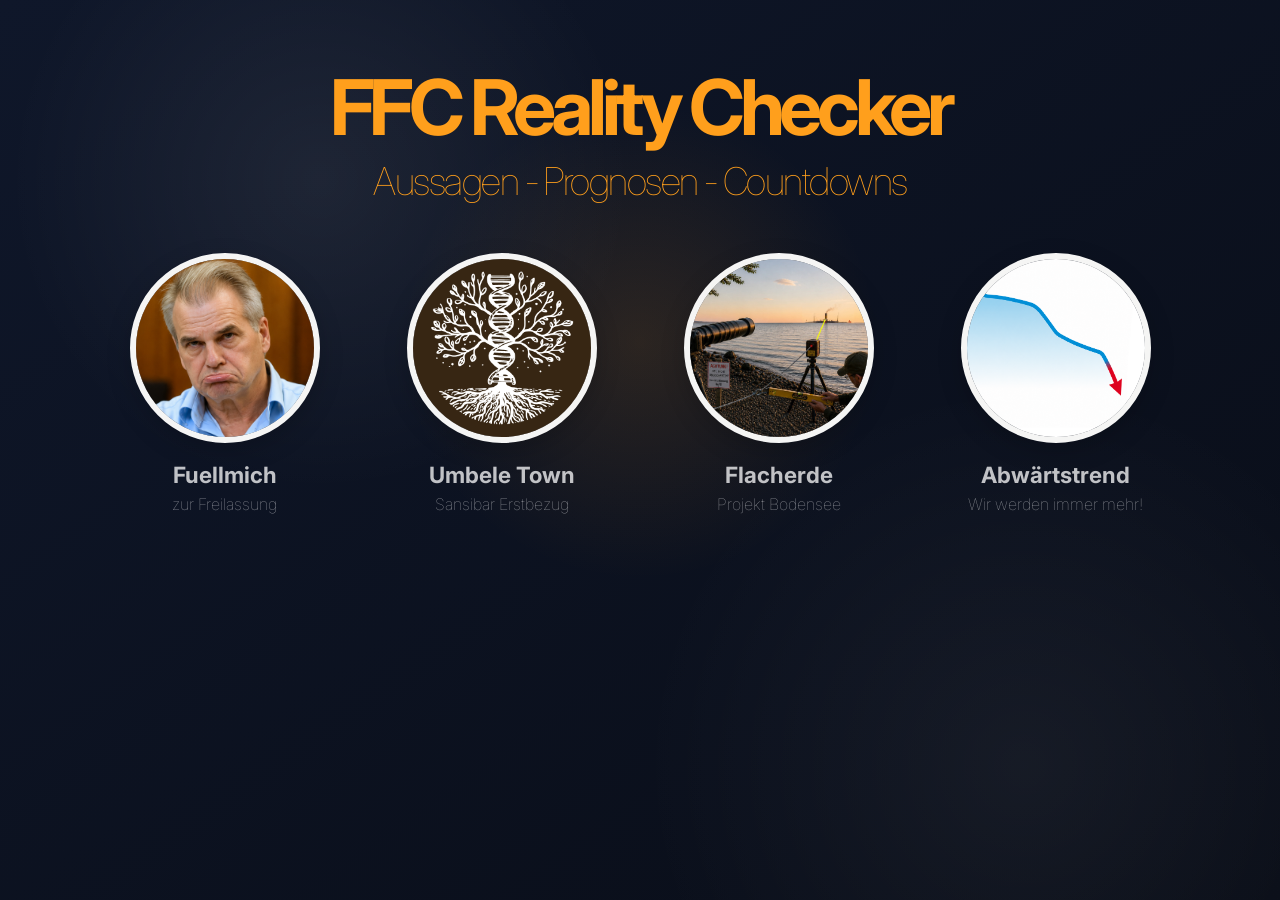
<file: index.html>
<!DOCTYPE html>
<html lang="de">
<!--
Hosted @: GitHub Pages
A FFC project page
-->
<head>
  <meta charset="utf-8">
  <meta name="viewport" content="width=device-width, initial-scale=1">
  <title>FFC Reality Checker</title>
  <link rel="preconnect" href="https://fonts.googleapis.com">
  <link rel="preconnect" href="https://fonts.gstatic.com" crossorigin>
  <link href="https://fonts.googleapis.com/css2?family=Inter:wght@100;300;700;800&display=swap" rel="stylesheet">
  <link rel="stylesheet" href="css/style.css">
</head>

<body>
  <main class="overview">
    <h1>FFC Reality Checker</h1>
    <p class="overview-subline">Aussagen - Prognosen - Countdowns</p>

    <div class="grid">
      <article class="card">
        <a href="reality-checks/fuellmich.html">
          <div class="card-circle">
            <img src="img/fuellmich--fuelli-schmollt.png" alt="">
          </div>
          <p class="card-title">Fuellmich</p>
          <p class="card-meta">zur Freilassung</p>
        </a>
      </article>

      <article class="card">
        <a href="reality-checks/umbele-town.html">
          <div class="card-circle">
            <img src="img/umbele-town--umbele-town-logo.png" alt="">
          </div>
          <p class="card-title">Umbele Town</p>
          <p class="card-meta">Sansibar Erstbezug</p>
        </a>
      </article>

      <article class="card">
        <a href="reality-checks/flacherde.html">
          <div class="card-circle">
            <img src="img/flacherde--laser.png" alt="">
          </div>
          <p class="card-title">Flacherde</p>
          <p class="card-meta">Projekt Bodensee</p>
        </a>
      </article>

      <article class="card">
        <a href="reality-checks/social-media-trend.html">
          <div class="card-circle">
            <img src="img/social-media-trend--kurve.png" alt="">
          </div>
          <p class="card-title">Abwärtstrend</p>
          <p class="card-meta">Wir werden immer mehr!</p>
        </a>
      </article>
    </div>
  </main>
</body>
</html>
</file>
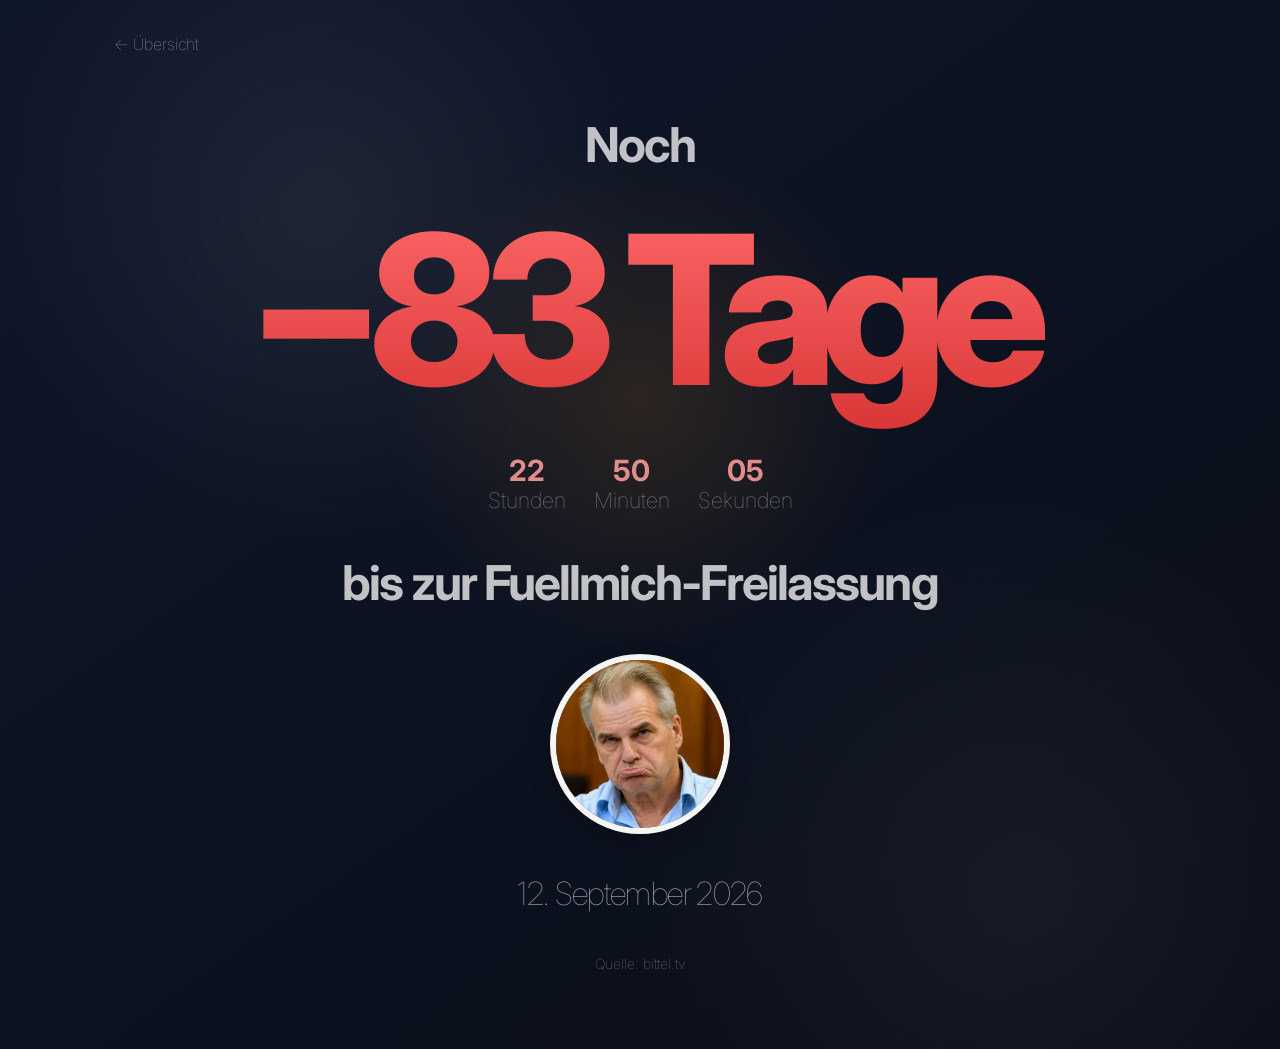
<file: countdown/fuellmich.html>
<!doctype html>
<html lang="de">
<!--
Hosted @: netlify
A FFC project page
-->
<head>
  <meta charset="utf-8">
  <meta name="viewport" content="width=device-width, initial-scale=1">
  <title>Countdown zur Fuellmich-Freilassung</title>
  <link rel="preconnect" href="https://fonts.googleapis.com">
  <link rel="preconnect" href="https://fonts.gstatic.com" crossorigin>
  <link href="https://fonts.googleapis.com/css2?family=Inter:wght@100;300;700;800&display=swap" rel="stylesheet">
  <link rel="stylesheet" href="../css/style.css">
  <script defer src="../js/countdown.js"></script>
</head>

<body class="countdown-page">
  <header class="site-header">
    <a class="back-link" href="../index.html">← Übersicht</a>
  </header>

  <main class="countdown-main">
    <p class="label">Noch</p>

    <h1 class="countdown-title"><span id="days">–</span> Tage</h1>

    <div class="subtime" aria-label="Zusätzlicher Countdown">
      <span><strong id="hours">–</strong>Stunden</span>
      <span><strong id="minutes">–</strong>Minuten</span>
      <span><strong id="seconds">–</strong>Sekunden</span>
    </div>

    <p class="label">bis zur Fuellmich-Freilassung</p>

    <img class="portrait" src="../img/fuellmich-schmollt.png" alt="Porträt">

    <p class="date">12. September 2026</p>
  <p class="source">Quelle: bittel.tv</p>
  </main>
</body>
</html>
</file>
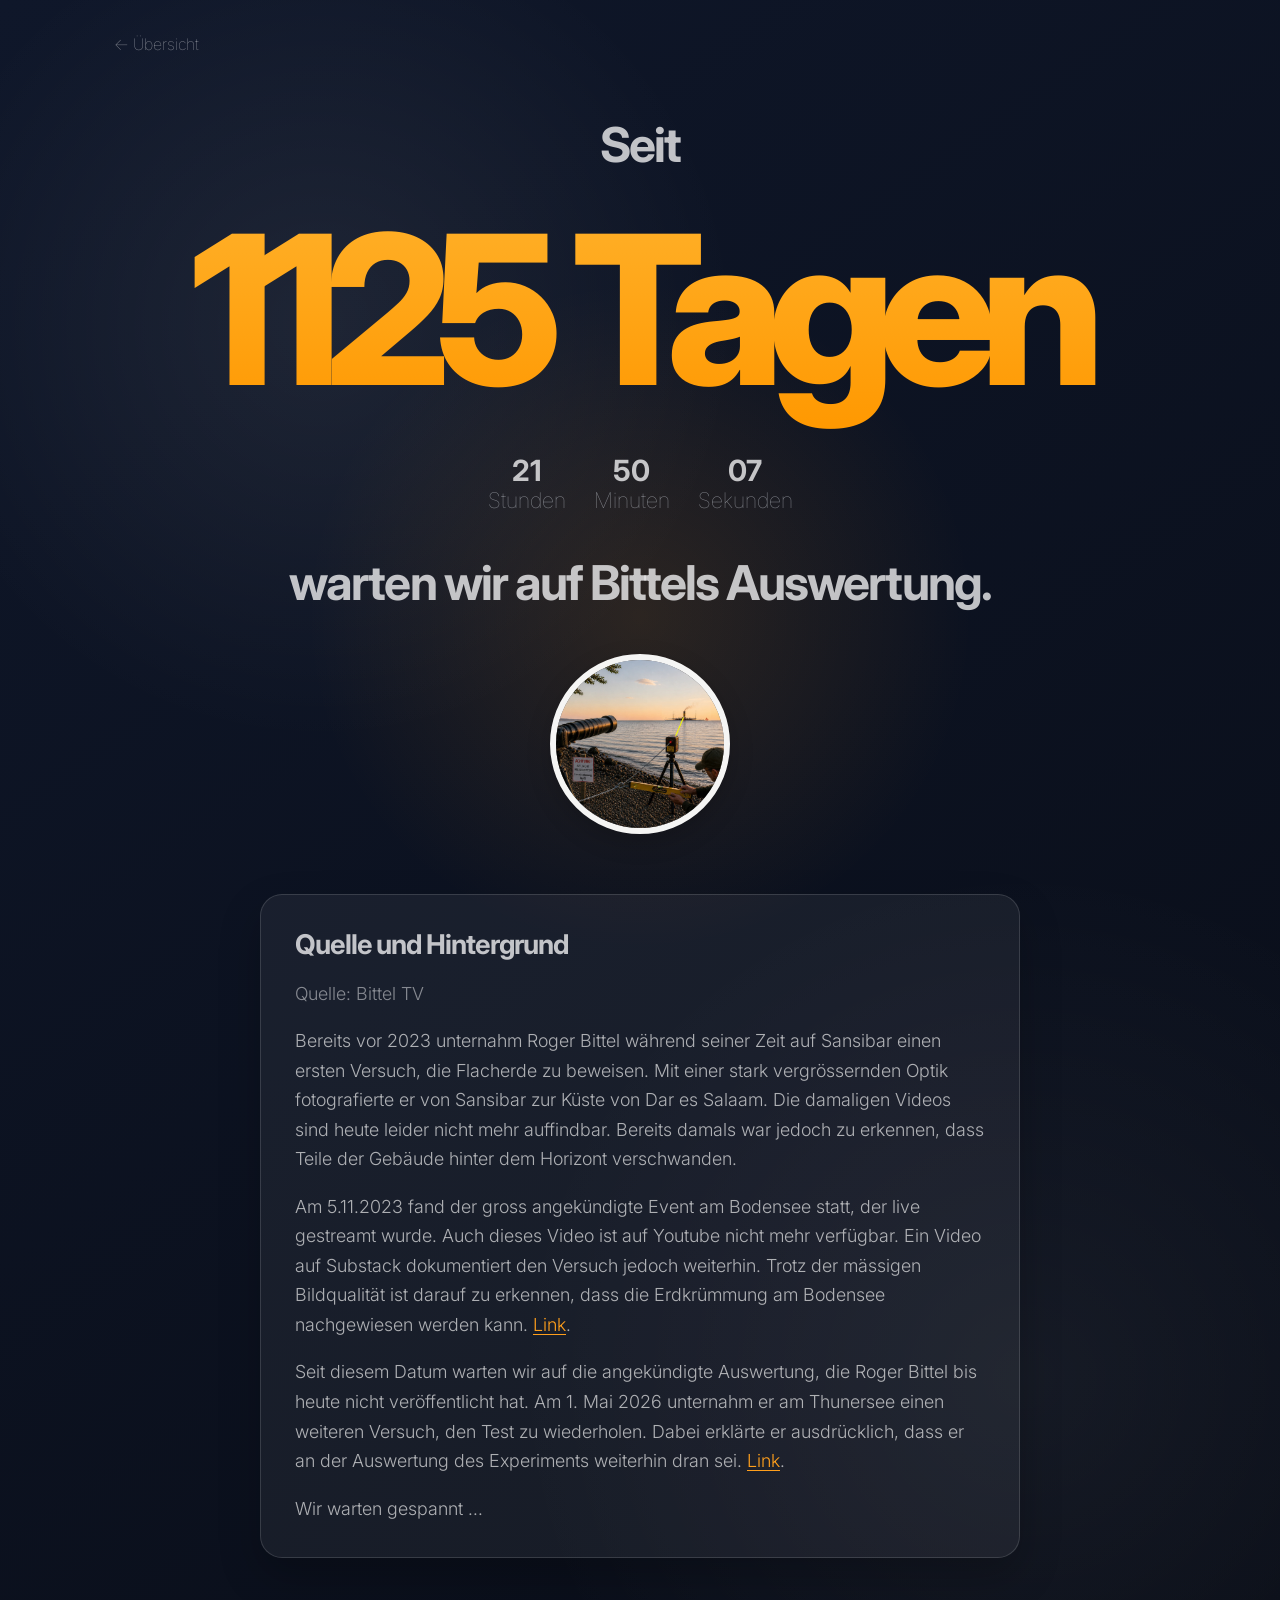
<file: reality-checks/flacherde.html>
<!DOCTYPE html>
<html lang="de">
<!--
Hosted @: GitHub Pages
A FFC project page
-->
<head>
  <meta charset="utf-8">
  <meta name="viewport" content="width=device-width, initial-scale=1">
  <title>Flacherde | FFC Reality Checker</title>
  <link rel="preconnect" href="https://fonts.googleapis.com">
  <link rel="preconnect" href="https://fonts.gstatic.com" crossorigin>
  <link href="https://fonts.googleapis.com/css2?family=Inter:wght@100;300;700;800&display=swap" rel="stylesheet">
  <link rel="stylesheet" href="../css/style.css">
  <script defer src="../js/countdown.js"></script>
</head>

<body class="countdown-page">
  <header class="site-header">
    <a class="back-link" href="../index.html">← Übersicht</a>
  </header>

  <main class="countdown-main" data-count-mode="since" data-target-date="2023-11-05T00:00:00+01:00">
    <p class="label">Seit</p>

    <h1 class="countdown-title"><span id="days">–</span> Tagen</h1>

    <div class="subtime">
      <span><strong id="hours">–</strong>Stunden</span>
      <span><strong id="minutes">–</strong>Minuten</span>
      <span><strong id="seconds">–</strong>Sekunden</span>
    </div>

    <p class="label">warten wir auf Bittels Auswertung.</p>

    <img class="portrait" src="../img/flacherde--laser.png" alt="Flacherde Projekt Bodensee">

    <section class="info-box" aria-labelledby="flacherde-hintergrund">
      <h2 id="flacherde-hintergrund">Quelle und Hintergrund</h2>

      <p class="source">Quelle: Bittel TV</p>

      <p>Bereits vor 2023 unternahm Roger Bittel während seiner Zeit auf Sansibar einen ersten Versuch, die Flacherde zu beweisen. Mit einer stark vergrössernden Optik fotografierte er von Sansibar zur Küste von Dar es Salaam. Die damaligen Videos sind heute leider nicht mehr auffindbar. Bereits damals war jedoch zu erkennen, dass Teile der Gebäude hinter dem Horizont verschwanden.</p>

      <p>Am 5.11.2023 fand der gross angekündigte Event am Bodensee statt, der live gestreamt wurde. Auch dieses Video ist auf Youtube nicht mehr verfügbar. Ein Video auf Substack dokumentiert den Versuch jedoch weiterhin. Trotz der mässigen Bildqualität ist darauf zu erkennen, dass die Erdkrümmung am Bodensee nachgewiesen werden kann. <a href="https://schwurbeleieiei.substack.com/p/flacherde-fail" target="_blank" rel="noopener">Link</a>.</p>

      <p>Seit diesem Datum warten wir auf die angekündigte Auswertung, die Roger Bittel bis heute nicht veröffentlicht hat. Am 1. Mai 2026 unternahm er am Thunersee einen weiteren Versuch, den Test zu wiederholen. Dabei erklärte er ausdrücklich, dass er an der Auswertung des Experiments weiterhin dran sei. <a href="https://www.youtube.com/live/4jQVCaQJSF0?si=W2OOu3iBfOSeP1W_&t=314" target="_blank" rel="noopener">Link</a>.</p>


      <p>Wir warten gespannt ...</p>
    </section>
  </main>
</body>
</html>
</file>
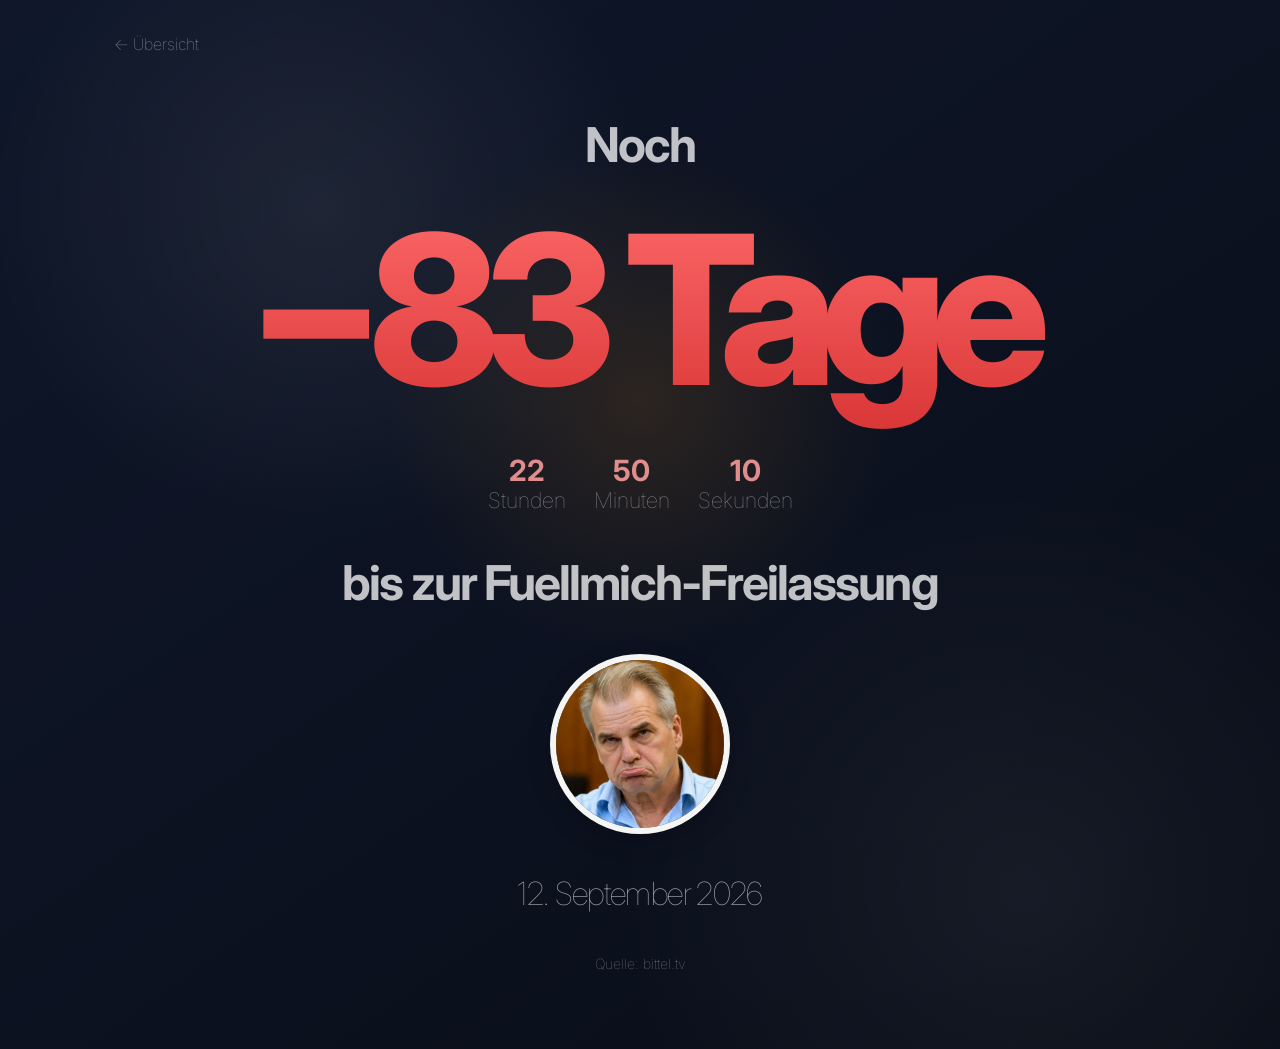
<file: reality-checks/fuellmich.html>
<!DOCTYPE html>
<html lang="de">
<!--
Hosted @: netlify
A FFC project page
-->
<head>
  <meta charset="utf-8">
  <meta name="viewport" content="width=device-width, initial-scale=1">
  <title>Countdown zur Fuellmich-Freilassung</title>
  <link rel="preconnect" href="https://fonts.googleapis.com">
  <link rel="preconnect" href="https://fonts.gstatic.com" crossorigin>
  <link href="https://fonts.googleapis.com/css2?family=Inter:wght@100;300;700;800&display=swap" rel="stylesheet">
  <link rel="stylesheet" href="../css/style.css">
  <script defer src="../js/countdown.js"></script>
</head>

<body class="countdown-page">
  <header class="site-header">
    <a class="back-link" href="../index.html">← Übersicht</a>
  </header>

  <main class="countdown-main" data-target-date="2026-09-12T00:00:00+02:00">
    <p class="label">Noch</p>

    <h1 class="countdown-title"><span id="days">–</span> Tage</h1>

    <div class="subtime">
      <span><strong id="hours">–</strong>Stunden</span>
      <span><strong id="minutes">–</strong>Minuten</span>
      <span><strong id="seconds">–</strong>Sekunden</span>
    </div>

    <p class="label">bis zur Fuellmich-Freilassung</p>

    <img class="portrait" src="../img/fuellmich--fuelli-schmollt.png" alt="Porträt">

    <p class="date">12. September 2026</p>
  <p class="source">Quelle: bittel.tv</p>
  </main>
</body>
</html>
</file>
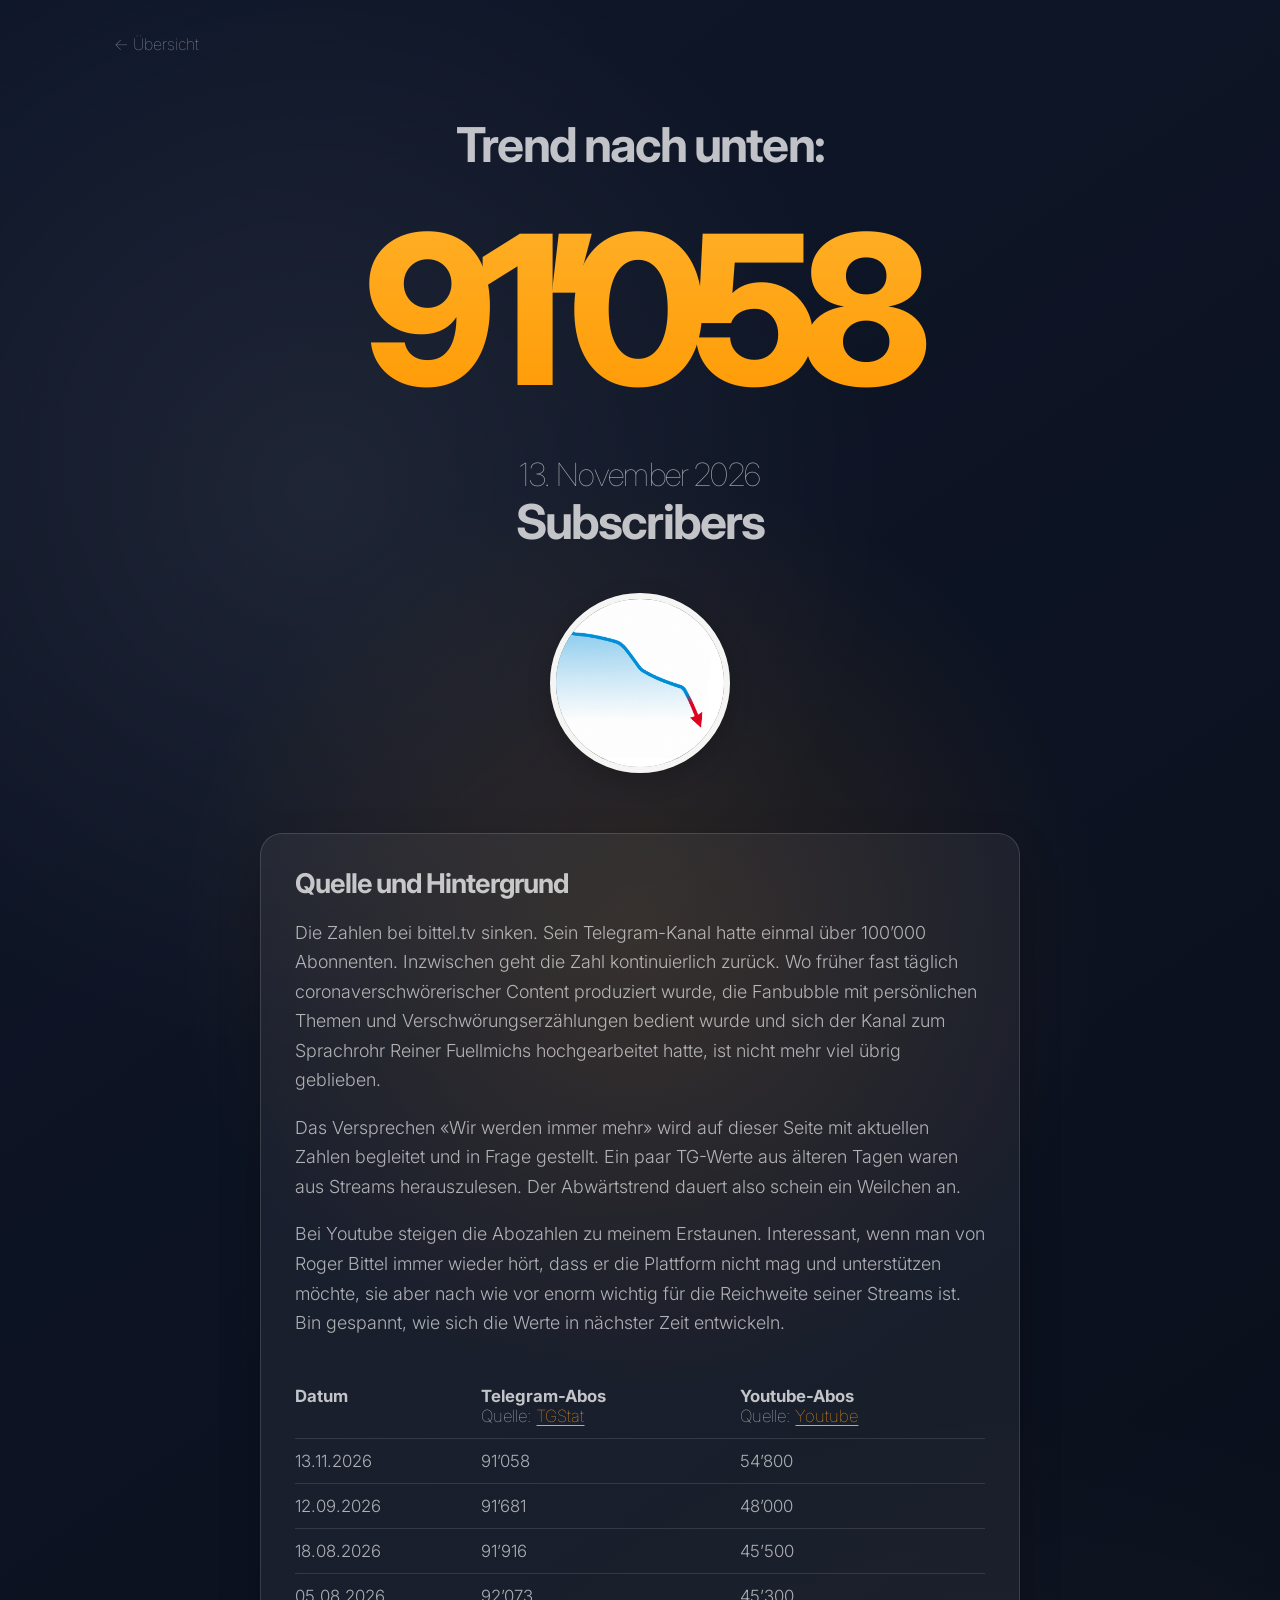
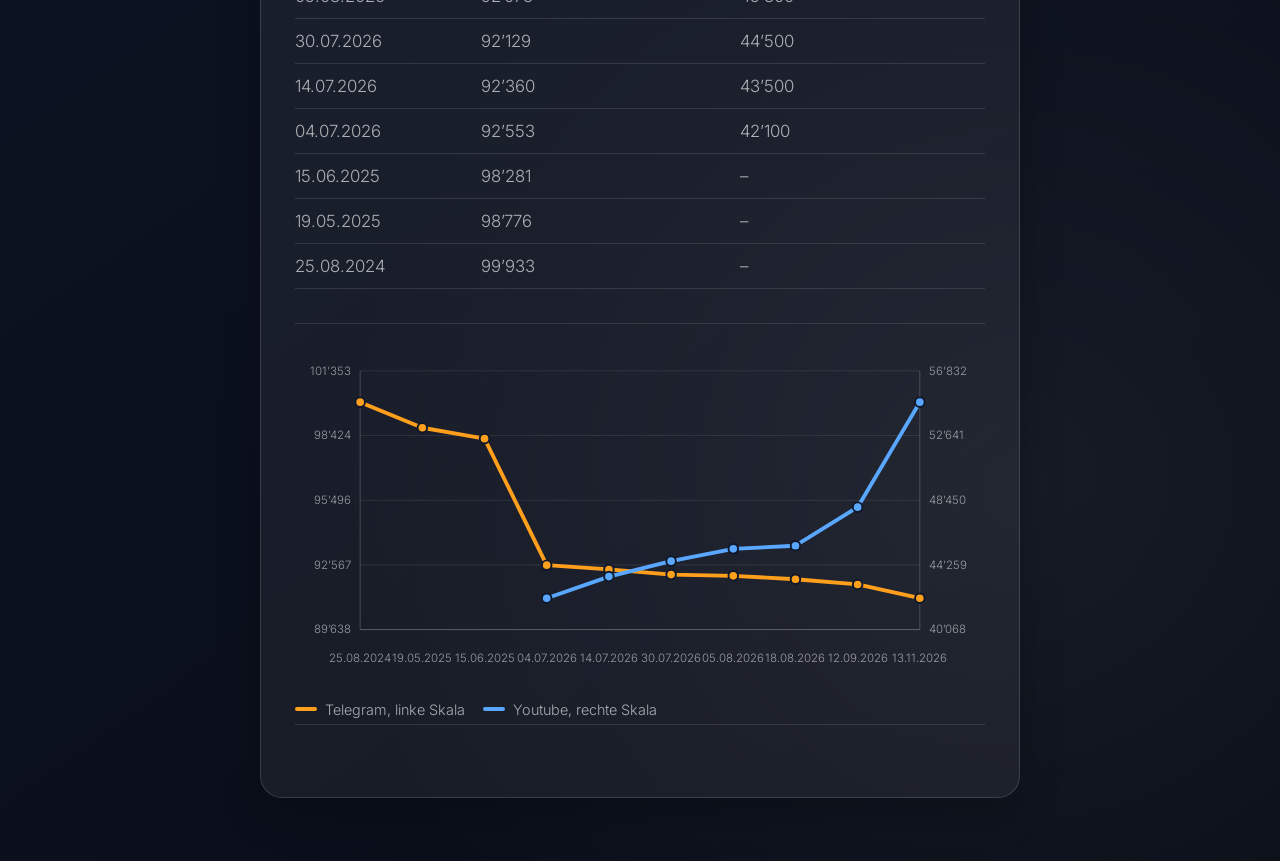
<file: reality-checks/social-media-trend-chart.html>
<!DOCTYPE html>

<html lang="de">

<!--
Hosted @: GitHub Pages
A FFC project page
-->

<head>

  <meta charset="utf-8">

  <meta name="viewport" content="width=device-width, initial-scale=1">

  <title>Abwärtstrend – Diagrammtest | FFC Reality Checker</title>

  <link rel="preconnect" href="https://fonts.googleapis.com">

  <link rel="preconnect" href="https://fonts.gstatic.com" crossorigin>

  <link href="https://fonts.googleapis.com/css2?family=Inter:wght@100;300;700;800&display=swap" rel="stylesheet">

  <link rel="stylesheet" href="../css/style.css">

  <link rel="stylesheet" href="../css/trend-chart.css">

  <script defer src="../js/trend-chart.js"></script>

</head>

<body class="countdown-page">

  <header class="site-header">

    <a class="back-link" href="../index.html">← Übersicht</a>

  </header>

  <main class="countdown-main">

    <p class="label">Trend nach unten:</p>

    <!-- Aktuellster Telegram-Wert aus der CSV -->
    <h1 class="countdown-title" data-latest-telegram>92’360</h1>

    <!-- Datum des aktuellsten CSV-Datensatzes -->
    <p class="date" data-latest-date>14. Juli 2026</p>

    <p class="label">Subscribers</p>

    <img class="portrait" src="../img/social-media-trend--kurve.png" alt="Telegram-Statistik">

    <section class="info-box" aria-labelledby="social-media-hintergrund">

      <h2 id="social-media-hintergrund">Quelle und Hintergrund</h2>

      <p>Die Zahlen bei bittel.tv sinken. Sein Telegram-Kanal hatte einmal über 100’000 Abonnenten. Inzwischen geht die Zahl kontinuierlich zurück. Wo früher fast täglich coronaverschwörerischer Content produziert wurde, die Fanbubble mit persönlichen Themen und Verschwörungserzählungen bedient wurde und sich der Kanal zum Sprachrohr Reiner Fuellmichs hochgearbeitet hatte, ist nicht mehr viel übrig geblieben.</p>

      <p>Das Versprechen «Wir werden immer mehr» wird auf dieser Seite mit aktuellen Zahlen begleitet und in Frage gestellt. Ein paar TG-Werte aus älteren Tagen waren aus Streams herauszulesen. Der Abwärtstrend dauert also schein ein Weilchen an.</p>

      <p>Bei Youtube steigen die Abozahlen zu meinem Erstaunen. Interessant, wenn man von Roger Bittel immer wieder hört, dass er die Plattform nicht mag und unterstützen möchte, sie aber nach wie vor enorm wichtig für die Reichweite seiner Streams ist. Bin gespannt, wie sich die Werte in nächster Zeit entwickeln.</p>


      <!-- Start: Tabellenkopf bleibt statisch, Tabellenzeilen kommen aus der CSV -->
      <table class="data-table">
        <caption></caption>
        <thead>
          <tr>
            <th>Datum</th>
            <th>Telegram-Abos<br><span class="text-thin">Quelle: <a href="https://tgstat.com/channel/@bitteltv">TGStat</a></span></th>
            <th>Youtube-Abos<br><span class="text-thin">Quelle: <a href="https://www.youtube.com/@bittel_tv">Youtube</a></span></th>
          </tr>
        </thead>

        <tbody data-trend-table-body>
          <!-- Fallback, falls die CSV nicht geladen werden kann -->
          <tr>
            <td>14.07.2026</td>
            <td>92’360</td>
            <td>43’500</td>
          </tr>
        </tbody>

      </table>
      <!-- Ende: Dynamische Tabellenzeilen -->


      <!-- Start: Diagramm wird dynamisch aus der CSV erzeugt -->
      <section class="trend-chart" aria-labelledby="trend-chart-title">

        <div
          class="trend-chart__canvas"
          data-trend-chart
          data-source="../data/social-media-trend-data.csv"
        >
          <noscript>Für das Diagramm muss JavaScript aktiviert sein.</noscript>
        </div>

      </section>
      <!-- Ende: Dynamisches Diagramm -->

    </section>

  </main>

</body>

</html>
</file>
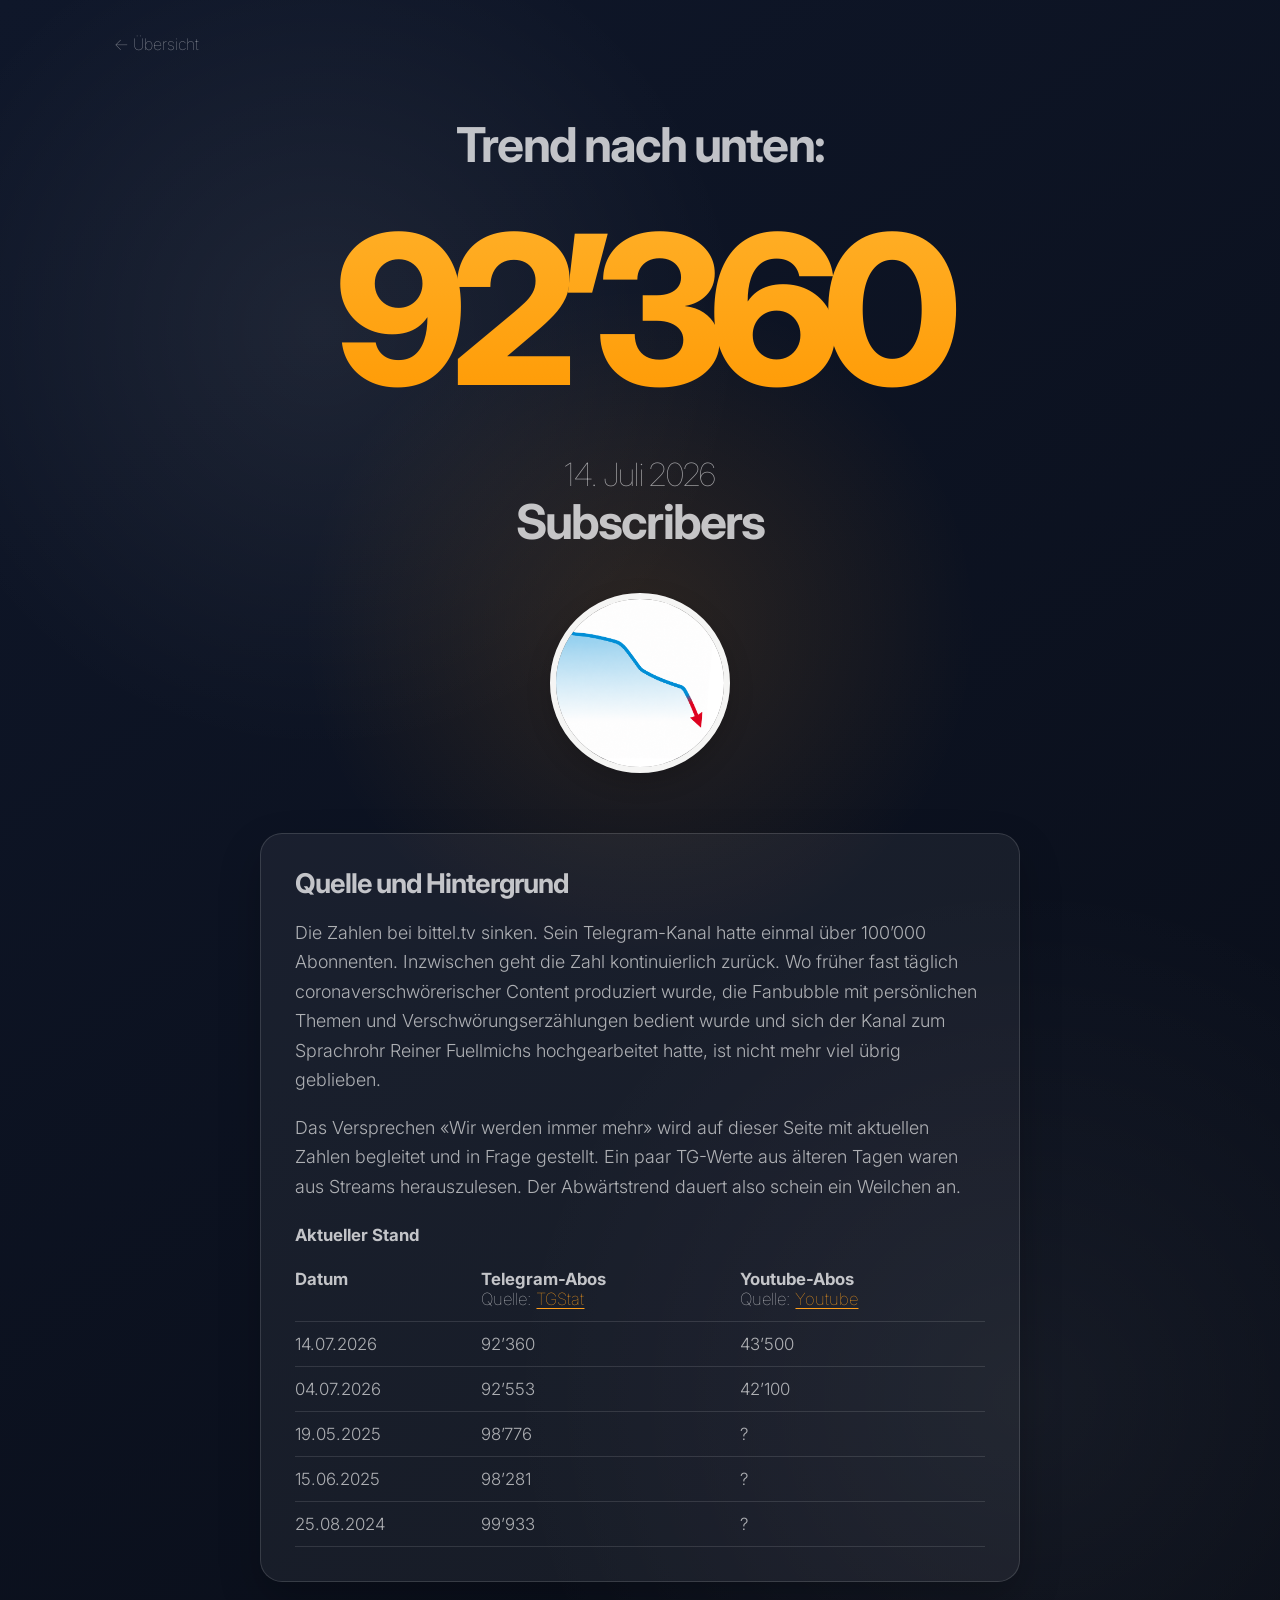
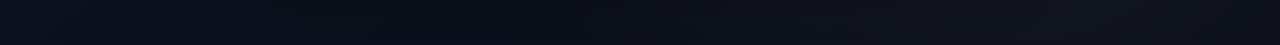
<file: reality-checks/social-media-trend-old.html>
<!DOCTYPE html>
<html lang="de">
<!--
Hosted @: GitHub Pages
A FFC project page
-->
<head>
  <meta charset="utf-8">
  <meta name="viewport" content="width=device-width, initial-scale=1">
  <title>Abwärtstrend | FFC Reality Checker</title>
  <link rel="preconnect" href="https://fonts.googleapis.com">
  <link rel="preconnect" href="https://fonts.gstatic.com" crossorigin>
  <link href="https://fonts.googleapis.com/css2?family=Inter:wght@100;300;700;800&display=swap" rel="stylesheet">
  <link rel="stylesheet" href="../css/style.css">
</head>

<body class="countdown-page">
  <header class="site-header">
    <a class="back-link" href="../index.html">← Übersicht</a>
  </header>

  <main class="countdown-main">
    <p class="label">Trend nach unten:</p>

    <h1 class="countdown-title">92’360</h1>

    <p class="date">14. Juli 2026</p>

    <p class="label">Subscribers</p>

    <img class="portrait" src="../img/social-media-trend--kurve.png" alt="Telegram-Statistik">

    <section class="info-box" aria-labelledby="social-media-hintergrund">
      <h2 id="social-media-hintergrund">Quelle und Hintergrund</h2>

      <p>Die Zahlen bei bittel.tv sinken. Sein Telegram-Kanal hatte einmal über 100’000 Abonnenten. Inzwischen geht die Zahl kontinuierlich zurück. Wo früher fast täglich coronaverschwörerischer Content produziert wurde, die Fanbubble mit persönlichen Themen und Verschwörungserzählungen bedient wurde und sich der Kanal zum Sprachrohr Reiner Fuellmichs hochgearbeitet hatte, ist nicht mehr viel übrig geblieben.</p>

      <p>Das Versprechen «Wir werden immer mehr» wird auf dieser Seite mit aktuellen Zahlen begleitet und in Frage gestellt. Ein paar TG-Werte aus älteren Tagen waren aus Streams herauszulesen. Der Abwärtstrend dauert also schein ein Weilchen an.</p>

      <table class="data-table">
        <caption>Aktueller Stand</caption>
        <thead>
          <tr>
            <th>Datum</th>
            <th>Telegram-Abos<br><span class="text-thin">Quelle: <a href="https://tgstat.com/channel/@bitteltv">TGStat</a></span></th>
            <th>Youtube-Abos<br><span class="text-thin">Quelle: <a href="https://www.youtube.com/@bittel_tv">Youtube</a></span></th>
          </tr>
        </thead>
        <tbody>
          <tr>
            <td>14.07.2026</td>
            <td>92’360</td>
            <td>43’500</td>
          </tr>
          <tr>
            <td>04.07.2026</td>
            <td>92’553</td>
            <td>42’100</td>
          </tr>
          <tr>
            <td>19.05.2025</td>
            <td>98’776</td>
            <td>?</td>
          </tr>
          <tr>
            <td>15.06.2025</td>
            <td>98’281</td>
            <td>?</td>
          </tr>
          <tr>
            <td>25.08.2024</td>
            <td>99’933</td>
            <td>?</td>
          </tr>
        </tbody>
      </table>
    </section>
  </main>
</body>
</html>
</file>
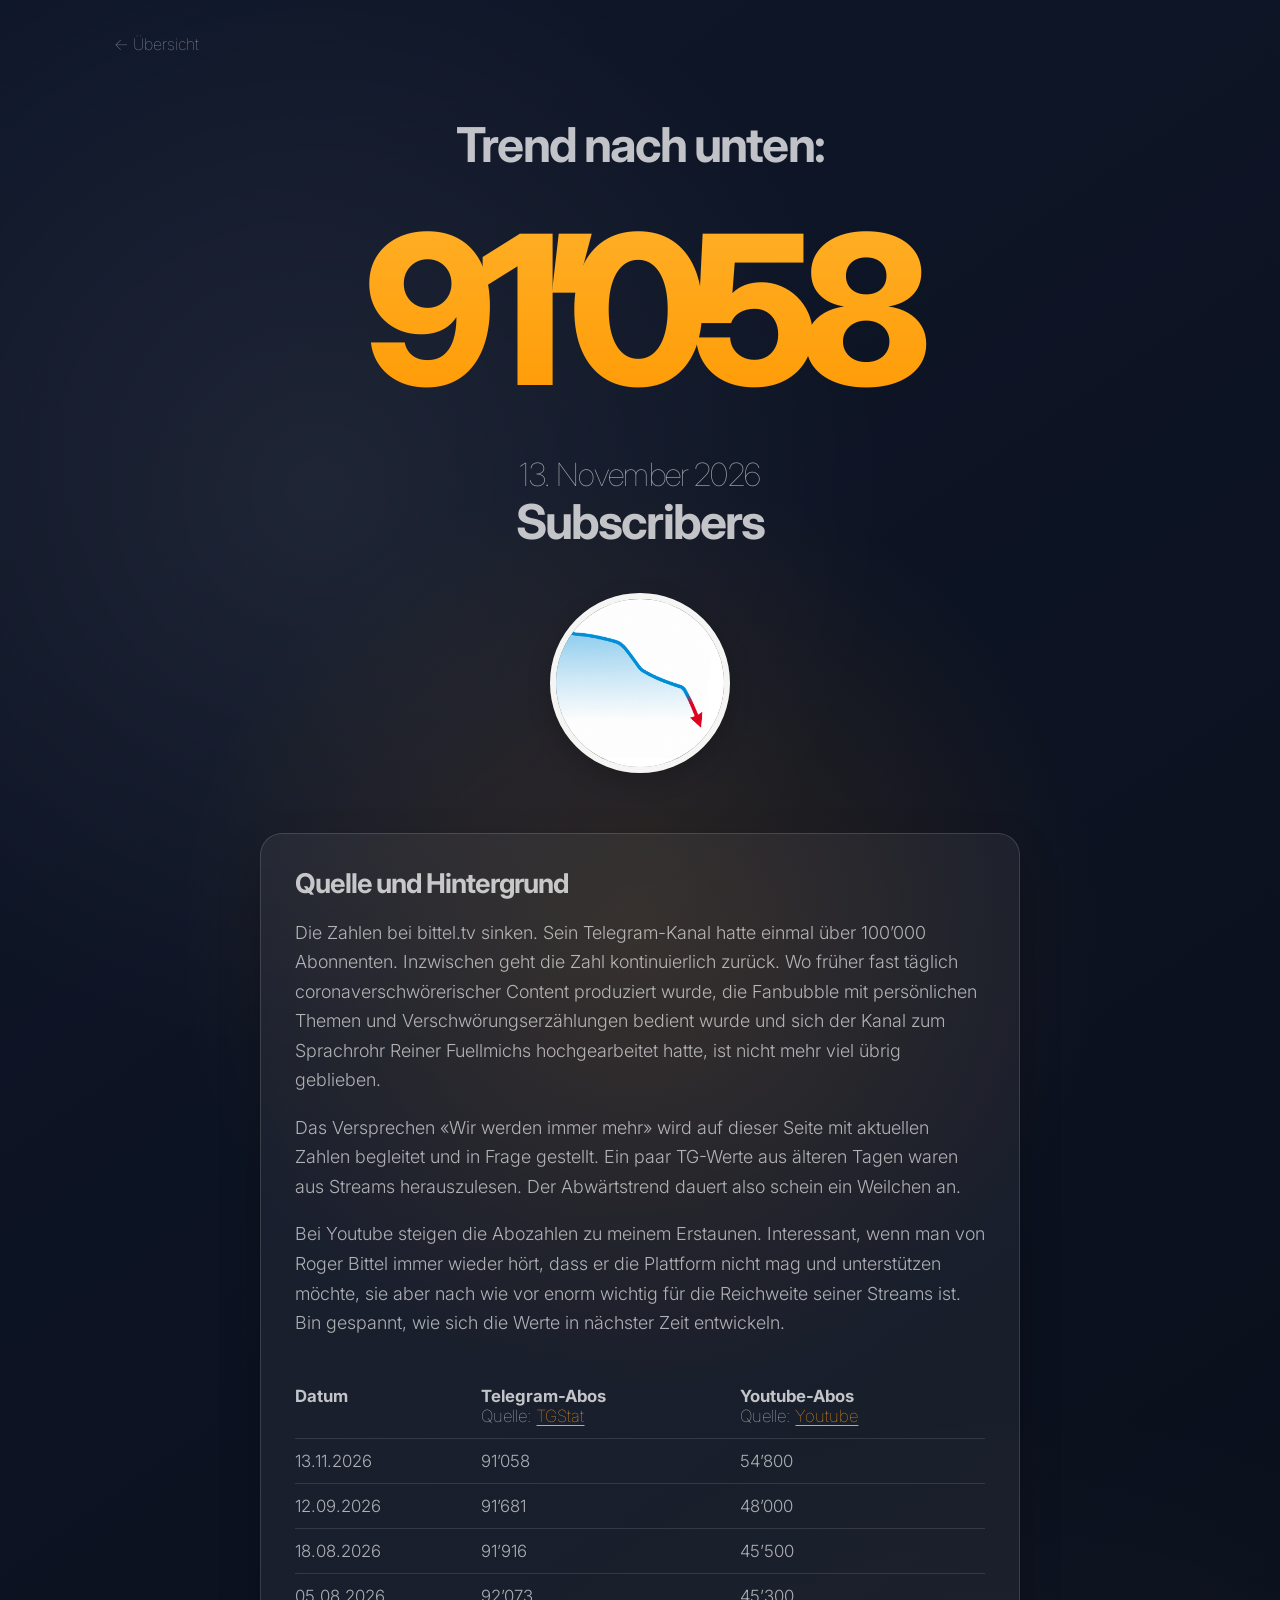
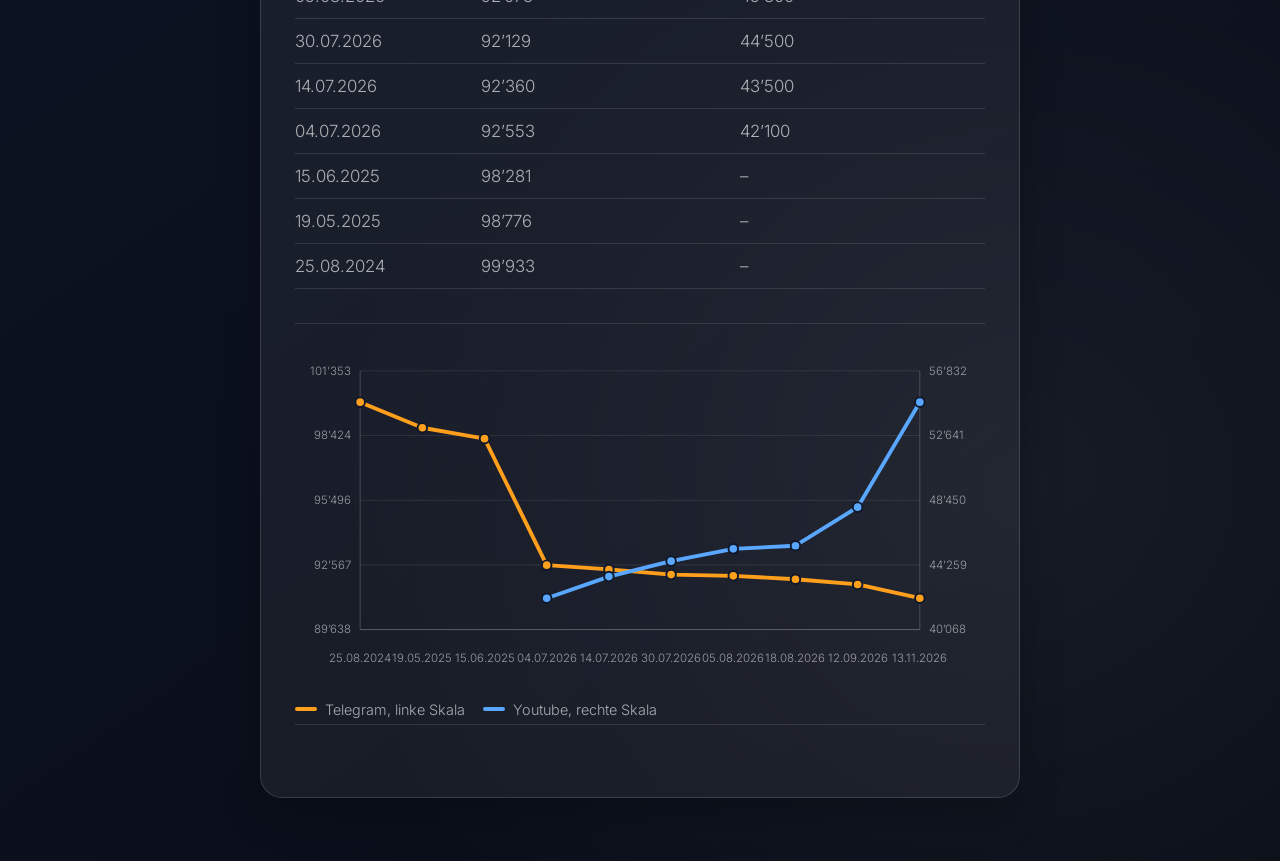
<file: reality-checks/social-media-trend.html>
<!DOCTYPE html>
<html lang="de">

<!--
Hosted @: GitHub Pages
A FFC project page
-->

<head>
  <meta charset="utf-8">
  <meta name="viewport" content="width=device-width, initial-scale=1">
  <title>Abwärtstrend – Diagrammtest | FFC Reality Checker</title>
  <link rel="preconnect" href="https://fonts.googleapis.com">
  <link rel="preconnect" href="https://fonts.gstatic.com" crossorigin>
  <link href="https://fonts.googleapis.com/css2?family=Inter:wght@100;300;700;800&display=swap" rel="stylesheet">
  <link rel="stylesheet" href="../css/style.css">
  <link rel="stylesheet" href="../css/trend-chart.css">
  <script defer src="../js/trend-chart.js"></script>
</head>

<body class="countdown-page">
  <header class="site-header">
    <a class="back-link" href="../index.html">← Übersicht</a>
  </header>
  <main class="countdown-main">
    <p class="label">Trend nach unten:</p>

    <!-- Aktuellster Telegram-Wert aus der CSV -->
    <h1 class="countdown-title" data-latest-telegram>91’058</h1>

    <!-- Datum des aktuellsten CSV-Datensatzes -->
    <p class="date" data-latest-date>13. November 2026</p>
    <p class="label">Subscribers</p>
    <img class="portrait" src="../img/social-media-trend--kurve.png" alt="Telegram-Statistik">
    <section class="info-box" aria-labelledby="social-media-hintergrund">
      <h2 id="social-media-hintergrund">Quelle und Hintergrund</h2>
      <p>Die Zahlen bei bittel.tv sinken. Sein Telegram-Kanal hatte einmal über 100’000 Abonnenten. Inzwischen geht die Zahl kontinuierlich zurück. Wo früher fast täglich coronaverschwörerischer Content produziert wurde, die Fanbubble mit persönlichen Themen und Verschwörungserzählungen bedient wurde und sich der Kanal zum Sprachrohr Reiner Fuellmichs hochgearbeitet hatte, ist nicht mehr viel übrig geblieben.</p>
      <p>Das Versprechen «Wir werden immer mehr» wird auf dieser Seite mit aktuellen Zahlen begleitet und in Frage gestellt. Ein paar TG-Werte aus älteren Tagen waren aus Streams herauszulesen. Der Abwärtstrend dauert also schein ein Weilchen an.</p>
      <p>Bei Youtube steigen die Abozahlen zu meinem Erstaunen. Interessant, wenn man von Roger Bittel immer wieder hört, dass er die Plattform nicht mag und unterstützen möchte, sie aber nach wie vor enorm wichtig für die Reichweite seiner Streams ist. Bin gespannt, wie sich die Werte in nächster Zeit entwickeln.</p>

      <!-- Start: Tabellenkopf bleibt statisch, Tabellenzeilen kommen aus der CSV -->
      <table class="data-table">
        <caption></caption>
        <thead>
          <tr>
            <th>Datum</th>
            <th>Telegram-Abos<br><span class="text-thin">Quelle: <a href="https://tgstat.com/channel/@bitteltv">TGStat</a></span></th>
            <th>Youtube-Abos<br><span class="text-thin">Quelle: <a href="https://www.youtube.com/@bittel_tv">Youtube</a></span></th>
          </tr>
        </thead>

        <tbody data-trend-table-body>
          <!-- Fallback, falls die CSV nicht geladen werden kann -->
          <tr>
            <td>14.07.2026</td>
            <td>92’360</td>
            <td>43’500</td>
          </tr>
        </tbody>

      </table>
      <!-- Ende: Dynamische Tabellenzeilen -->


      <!-- Start: Diagramm wird dynamisch aus der CSV erzeugt -->
      <section class="trend-chart" aria-labelledby="trend-chart-title">

        <div
          class="trend-chart__canvas"
          data-trend-chart
          data-source="../data/social-media-trend-data.csv"
        >
          <noscript>Für das Diagramm muss JavaScript aktiviert sein.</noscript>
        </div>

      </section>
      <!-- Ende: Dynamisches Diagramm -->

    </section>
  </main>
</body>
</html>
</file>
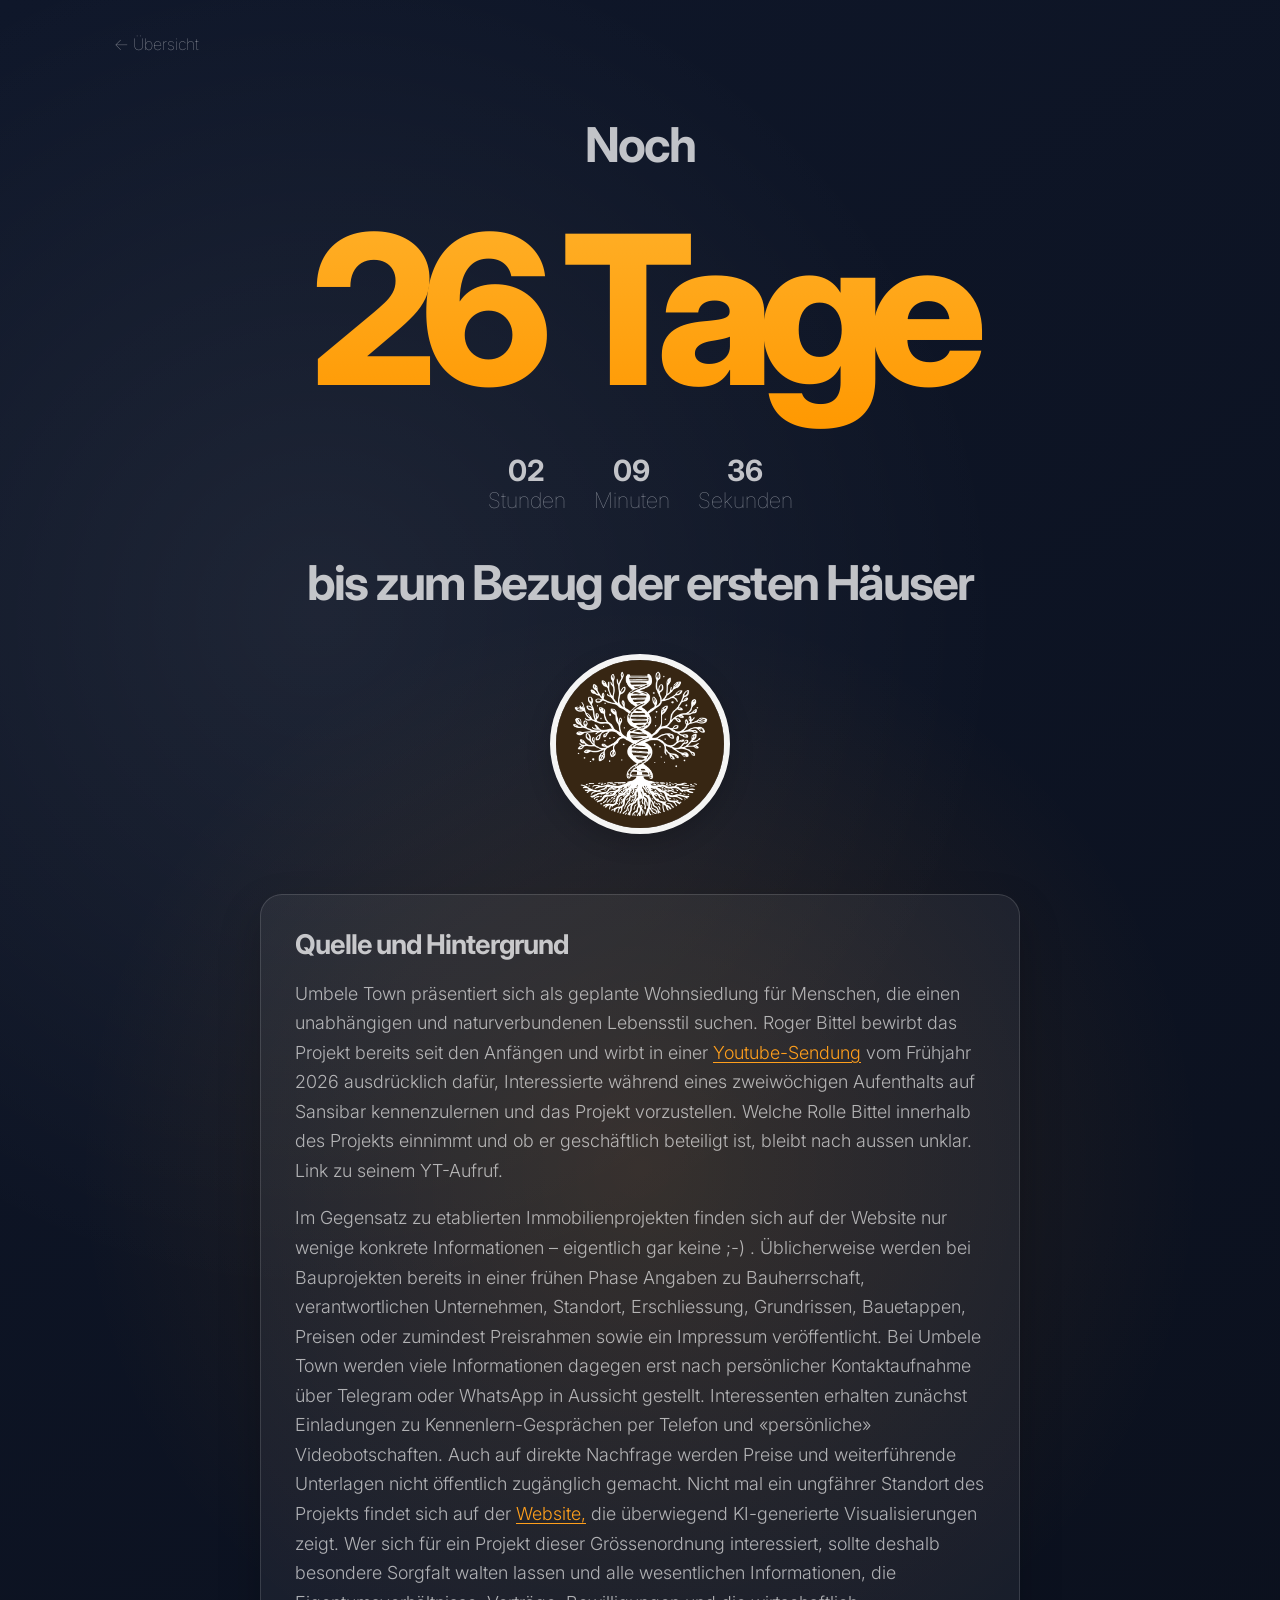
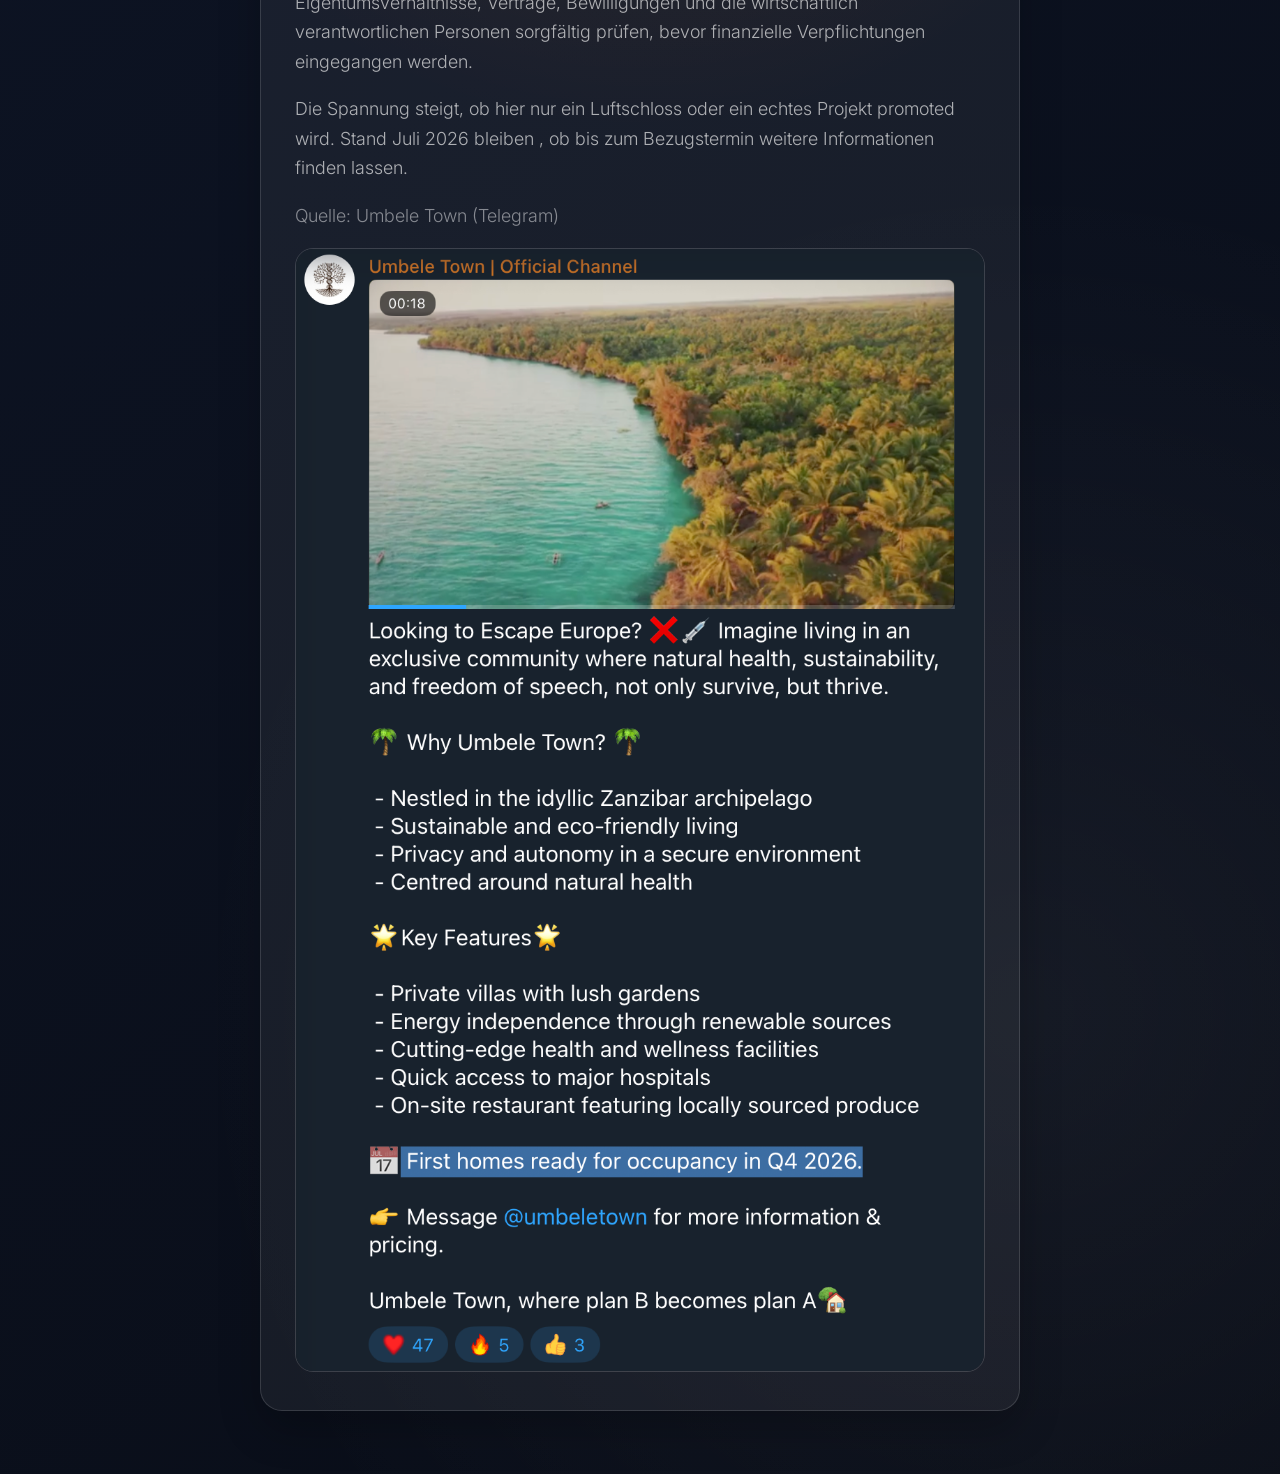
<file: reality-checks/umbele-town.html>
<!DOCTYPE html>
<html lang="de">
<!--
Hosted @: netlify
A FFC project page
-->
<head>
  <meta charset="utf-8">
  <meta name="viewport" content="width=device-width, initial-scale=1">
  <title>Umbele Town | FFC Reality Checker</title>
  <link rel="preconnect" href="https://fonts.googleapis.com">
  <link rel="preconnect" href="https://fonts.gstatic.com" crossorigin>
  <link href="https://fonts.googleapis.com/css2?family=Inter:wght@100;300;700;800&display=swap" rel="stylesheet">
  <link rel="stylesheet" href="../css/style.css">
  <script defer src="../js/countdown.js"></script>
</head>

<body class="countdown-page">
  <header class="site-header">
    <a class="back-link" href="../index.html">← Übersicht</a>
  </header>

  <main class="countdown-main" data-target-date="2026-12-31T00:00:00+01:00">
    <p class="label">Noch</p>

    <h1 class="countdown-title"><span id="days">–</span> Tage</h1>

    <div class="subtime">
      <span><strong id="hours">–</strong>Stunden</span>
      <span><strong id="minutes">–</strong>Minuten</span>
      <span><strong id="seconds">–</strong>Sekunden</span>
    </div>

    <p class="label">bis zum Bezug der ersten Häuser</p>

    <img class="portrait" src="../img/umbele-town--umbele-town-logo.png" alt="Umbele Town">

    <section class="info-box" aria-labelledby="flacherde-hintergrund">
      <h2 id="flacherde-hintergrund">Quelle und Hintergrund</h2>

      <p>Umbele Town präsentiert sich als geplante Wohnsiedlung für Menschen, die einen unabhängigen und naturverbundenen Lebensstil suchen. Roger Bittel bewirbt das Projekt bereits seit den Anfängen und wirbt in einer <a href="https://www.youtube.com/watch?v=I_Nv2Gu1lHg" target="_blank" rel="noopener">Youtube-Sendung</a> vom Frühjahr 2026 ausdrücklich dafür, Interessierte während eines zweiwöchigen Aufenthalts auf Sansibar kennenzulernen und das Projekt vorzustellen. Welche Rolle Bittel innerhalb des Projekts einnimmt und ob er geschäftlich beteiligt ist, bleibt nach aussen unklar. Link zu seinem YT-Aufruf.</p>

      <p>Im Gegensatz zu etablierten Immobilienprojekten finden sich auf der Website nur wenige konkrete Informationen – eigentlich gar keine ;-) . Üblicherweise werden bei Bauprojekten bereits in einer frühen Phase Angaben zu Bauherrschaft, verantwortlichen Unternehmen, Standort, Erschliessung, Grundrissen, Bauetappen, Preisen oder zumindest Preisrahmen sowie ein Impressum veröffentlicht. Bei Umbele Town werden viele Informationen dagegen erst nach persönlicher Kontaktaufnahme über Telegram oder WhatsApp in Aussicht gestellt. Interessenten erhalten zunächst Einladungen zu Kennenlern-Gesprächen per Telefon und «persönliche» Videobotschaften. Auch auf direkte Nachfrage werden Preise und weiterführende Unterlagen nicht öffentlich zugänglich gemacht. Nicht mal ein ungfährer Standort des Projekts findet sich auf der  <a href="https://umbeletown.com/" target="_blank" rel="noopener">Website,</a> die überwiegend KI-generierte Visualisierungen zeigt. Wer sich für ein Projekt dieser Grössenordnung interessiert, sollte deshalb besondere Sorgfalt walten lassen und alle wesentlichen Informationen, die Eigentumsverhältnisse, Verträge, Bewilligungen und die wirtschaftlich verantwortlichen Personen sorgfältig prüfen, bevor finanzielle Verpflichtungen eingegangen werden.</p>
      <p>Die Spannung steigt, ob hier nur ein Luftschloss oder ein echtes Projekt promoted wird. Stand Juli 2026 bleiben , ob bis zum Bezugstermin weitere Informationen finden lassen.</p>

      <p class="source">Quelle: Umbele Town (Telegram)</p>
      <img class="project-screenshot" src="../img/umbele-town--screenshot-tg-post.png" alt="Screenshot Telegram-Post von Umbele Town">

    </section>

  </main>
</body>
</html>
</file>
<file: css/style.css>
/* ==========================================================================
   Variablen
   ========================================================================== */

:root {
  --bg: #0f172a;
  --fg: rgba(244, 244, 245, 0.62);
  --fg-strong: rgba(244, 244, 245, 0.78);
  --muted: rgba(199, 203, 211, 0.62);
  --accent: #ff9f1c;
  --accent-top: #ffb22c;
  --accent-bottom: #ff9800;
  --ring: #f5f5f4;
}


/* ==========================================================================
   Basisformatierung
   ========================================================================== */

* {
  box-sizing: border-box;
}

html,
body {
  margin: 0;
  min-height: 100%;
}

body {
  min-height: 100vh;
  color: var(--fg);
  font-family: Inter, ui-sans-serif, system-ui, -apple-system, BlinkMacSystemFont, "Segoe UI", Roboto, Helvetica, Arial, sans-serif;
  text-align: center;
  background:
    radial-gradient(circle at 50% 38%, rgba(255, 159, 28, 0.13), transparent 28%),
    radial-gradient(circle at 25% 20%, rgba(255, 255, 255, 0.07), transparent 26%),
    radial-gradient(circle at 80% 85%, rgba(255, 255, 255, 0.05), transparent 30%),
    linear-gradient(145deg, #0f172a 0%, #090d17 100%);
  overflow-x: hidden;
}

a {
  color: inherit;
  text-decoration: none;
}


/* ==========================================================================
   Kopfbereich und Navigation
   ========================================================================== */

.site-header {
  width: min(92vw, 1100px);
  margin: 0 auto;
  padding: 34px 24px 0;
  display: flex;
  justify-content: space-between;
  align-items: center;
}

.back-link {
  font-weight: 100;
  color: var(--fg);
}


/* ==========================================================================
   Übersichtsseite
   ========================================================================== */

.overview {
  width: min(92vw, 1100px);
  margin: 0 auto;
  padding: clamp(42px, 8vh, 86px) 24px;
}

.overview h1 {
  margin: 0 0 46px;
  font-size: clamp(2.4rem, 6vw, 5rem);
  color: var(--accent);
  letter-spacing: -0.07em;
  line-height: 0.95;
}

.overview-subline {
  margin: -30px 0 52px;
  font-size: clamp(1.2rem, 3vw, 2.5rem);
  line-height: 1.05;
  font-weight: 100;
  letter-spacing: -0.04em;
  color: var(--accent);
}


/* ==========================================================================
   Kartenraster und Cards
   ========================================================================== */

.grid {
  display: grid;
  grid-template-columns: repeat(auto-fit, minmax(210px, 1fr));
  gap: clamp(32px, 6vw, 56px);
}

.card {
  text-align: center;
}

.card a {
  display: block;
  transition: transform 0.22s ease;
}

.card-circle {
  width: clamp(145px, 22vw, 190px);
  aspect-ratio: 1 / 1;
  border-radius: 50%;
  border: 6px solid var(--ring);
  overflow: hidden;
  margin: 0 auto 18px;
  background: rgba(255, 255, 255, 0.06);
  box-shadow:
    inset 0 0 0 1px rgba(255, 255, 255, 0.52),
    0 8px 24px rgba(0, 0, 0, 0.18);
  display: grid;
  place-items: center;
  transition:
    transform 0.22s ease,
    border-color 0.22s ease,
    box-shadow 0.22s ease,
    background-color 0.22s ease;
}

.card-circle img {
  width: 100%;
  height: 100%;
  object-fit: cover;
  transition: transform 0.28s ease;
}

.card:hover .card-circle {
  transform: none;
  border-color: #ffb22c;
  box-shadow:
    inset 0 0 0 1px rgba(255, 178, 44, 0.85),
    0 14px 30px rgba(0, 0, 0, 0.28);
}

.card:hover .card-circle img {
  transform: scale(1.025);
}

.card:hover .card-title {
  color: #ffffff;
}

.card-title {
  margin: 0;
  font-weight: 700;
  color: var(--fg-strong);
  font-size: clamp(1.1rem, 2.5vw, 1.4rem);
}

.card-meta {
  margin: 6px 0 0;
  font-weight: 100;
  color: var(--fg);
}


/* ==========================================================================
   Counter und Kennzahlen
   ========================================================================== */

.countdown-page {
  display: grid;
  place-items: center;
}

.countdown-main {
  width: min(92vw, 980px);
  padding: clamp(32px, 7vh, 72px) 24px;
  margin: 0 auto;
}

.label {
  margin: 0;
  font-size: clamp(1.35rem, 4vw, 3rem);
  line-height: 1.15;
  font-weight: 700;
  letter-spacing: -0.04em;
  color: var(--fg-strong);
}

.countdown-title {
  margin: 0.06em 0 0.10em;
  font-size: clamp(5rem, 17vw, 13rem);
  line-height: 1.2;
  font-weight: 800;
  letter-spacing: -0.08em;
  background: linear-gradient(180deg, var(--accent-top), var(--accent-bottom));
  -webkit-background-clip: text;
  background-clip: text;
  color: transparent;
}

.subtime {
  display: flex;
  justify-content: center;
  gap: clamp(12px, 3vw, 28px);
  margin: 0 0 clamp(22px, 5vh, 42px);
  color: var(--muted);
  font-size: clamp(0.9rem, 2.2vw, 1.35rem);
  font-weight: 100;
}

.subtime strong {
  display: block;
  color: var(--fg-strong);
  font-size: 1.35em;
  font-weight: 700;
  line-height: 1.1;
}

.date {
  margin: 0;
  font-size: clamp(1.25rem, 3vw, 2rem);
  color: var(--fg);
  font-weight: 100;
  letter-spacing: -0.02em;
}

.is-expired .countdown-title {
  background: linear-gradient(180deg, #ff6b6b, #d93636);
  -webkit-background-clip: text;
  background-clip: text;
  color: transparent;
}

.is-expired .subtime strong {
  color: rgba(255, 160, 160, 0.86);
}


/* ==========================================================================
   Kreis- und Inhaltsbilder
   ========================================================================== */

.portrait {
  display: block;
  width: clamp(115px, 21vw, 180px);
  aspect-ratio: 1 / 1;
  object-fit: cover;
  object-position: center;
  border-radius: 50%;
  border: 6px solid var(--ring);
  box-shadow:
    inset 0 0 0 1px rgba(255, 255, 255, 0.52),
    0 8px 24px rgba(0, 0, 0, 0.18);
  margin: clamp(22px, 5vh, 44px) auto clamp(22px, 5vh, 40px);
}

.project-screenshot {
  max-width: 100%;
  border: 1px solid rgba(245, 245, 244, 0.16);
  border-radius: 18px;
}


/* ==========================================================================
   Infoboxen und Quellen
   ========================================================================== */

.source {
  margin-top: 42px;
  font-size: 14px;
  font-weight: 100;
  color: rgba(244, 244, 245, 0.5);
}

.info-box {
  width: min(92vw, 760px);
  margin: clamp(34px, 7vh, 60px) auto 0;
  padding: clamp(22px, 4vw, 34px);
  text-align: left;
  color: rgba(244, 244, 245, 0.68);
  background: rgba(255, 255, 255, 0.055);
  border: 1px solid rgba(245, 245, 244, 0.14);
  border-radius: 22px;
  box-shadow: 0 18px 42px rgba(0, 0, 0, 0.22);
}

.info-box h2 {
  margin: 0 0 18px;
  color: var(--fg-strong);
  font-size: clamp(1.2rem, 2.8vw, 1.7rem);
  line-height: 1.15;
  letter-spacing: -0.04em;
}

.info-box p {
  margin: 0 0 1em;
  font-size: clamp(1rem, 2.1vw, 1.12rem);
  line-height: 1.65;
  font-weight: 300;
}

.info-box p:last-child {
  margin-bottom: 0;
}

.info-box a {
  color: var(--accent);
  text-decoration: underline;
  text-decoration-thickness: 1px;
  text-underline-offset: 3px;
}


/* ==========================================================================
   Tabellen
   ========================================================================== */

.data-table {
  width: 100%;
  margin-top: 24px;
  border-collapse: collapse;
  font-size: clamp(0.95rem, 2vw, 1.05rem);
}

.data-table caption {
  margin-bottom: 12px;
  color: var(--fg-strong);
  font-weight: 700;
  text-align: left;
}

.data-table th,
.data-table td {
  padding: 12px 0;
  border-bottom: 1px solid rgba(245, 245, 244, 0.12);
  text-align: left;
  vertical-align: top;
}

.data-table th {
  color: var(--fg-strong);
  font-weight: 700;
}

.data-table td {
  color: rgba(244, 244, 245, 0.68);
  font-weight: 300;
}


/* ==========================================================================
   Utility-Klassen
   ========================================================================== */

.text-thin {
  font-weight: 100;
}

.text-light {
  font-weight: 300;
}
</file>
<file: css/trend-chart.css>
/* ==========================================================================
   Diagramm-Container
   ========================================================================== */

.trend-chart {
  margin: 34px 0 38px;
  padding: 20px 0 6px;
  border-top: 1px solid rgba(245, 245, 244, 0.12);
  border-bottom: 1px solid rgba(245, 245, 244, 0.12);
}

.trend-chart__header {
  margin-bottom: 18px;
}

.trend-chart__header h3 {
  margin: 0 0 6px;
  color: var(--fg-strong);
  font-size: clamp(1.1rem, 2.6vw, 1.45rem);
  letter-spacing: -0.03em;
}

.trend-chart__header p {
  margin: 0;
  color: var(--fg);
  font-size: 0.95rem;
  font-weight: 300;
}

.trend-chart__canvas {
  width: 100%;
  min-height: 340px;
}


/* ==========================================================================
   SVG und Achsen
   ========================================================================== */

.trend-chart__svg {
  display: block;
  width: 100%;
  height: auto;
  overflow: visible;
}

.trend-chart__grid-line {
  stroke: rgba(245, 245, 244, 0.10);
  stroke-width: 1;
}

.trend-chart__axis-line {
  stroke: rgba(245, 245, 244, 0.22);
  stroke-width: 1;
}

.trend-chart__axis-label,
.trend-chart__date-label {
  fill: rgba(244, 244, 245, 0.58);
  font-family: Inter, sans-serif;
  font-size: 12px;
  font-weight: 300;
}

.trend-chart__date-label {
  text-anchor: middle;
}


/* ==========================================================================
   Linien und Datenpunkte
   ========================================================================== */

.trend-chart__line {
  fill: none;
  stroke-linecap: round;
  stroke-linejoin: round;
  stroke-width: 4;
}

.trend-chart__line--telegram {
  stroke: #ff9f1c;
}

.trend-chart__line--youtube {
  stroke: #59a7ff;
}

.trend-chart__point {
  stroke: #0f172a;
  stroke-width: 2;
}

.trend-chart__point--telegram {
  fill: #ff9f1c;
}

.trend-chart__point--youtube {
  fill: #59a7ff;
}


/* ==========================================================================
   Legende und Hinweise
   ========================================================================== */

.trend-chart__legend {
  display: flex;
  flex-wrap: wrap;
  gap: 18px;
  margin-top: 12px;
  color: rgba(244, 244, 245, 0.66);
  font-size: 0.9rem;
  font-weight: 300;
}

.trend-chart__legend-item {
  display: inline-flex;
  align-items: center;
  gap: 8px;
}

.trend-chart__legend-marker {
  width: 22px;
  height: 4px;
  border-radius: 999px;
}

.trend-chart__legend-marker--telegram {
  background: #ff9f1c;
}

.trend-chart__legend-marker--youtube {
  background: #59a7ff;
}

.trend-chart__note,
.trend-chart__error {
  margin: 12px 0 0;
  color: rgba(244, 244, 245, 0.48);
  font-size: 0.82rem;
  font-weight: 300;
}

.trend-chart__error {
  color: rgba(255, 160, 160, 0.86);
}


/* ==========================================================================
   Mobile Darstellung
   ========================================================================== */

@media (max-width: 620px) {
  .trend-chart__canvas {
    min-height: 300px;
  }

  .trend-chart__axis-label,
  .trend-chart__date-label {
    font-size: 10px;
  }
}
</file>
